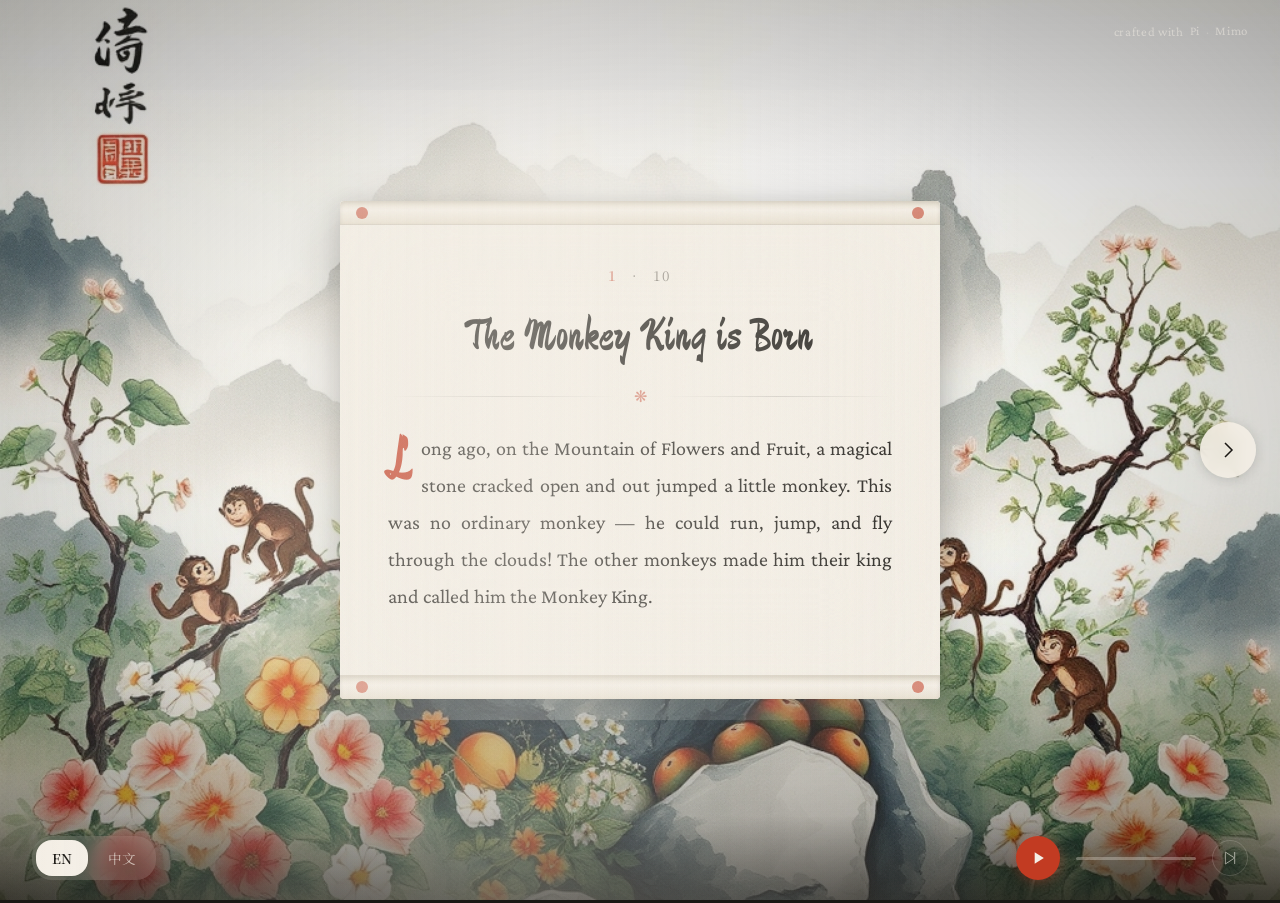
<file: index.html>
<!DOCTYPE html>
<html lang="en">
<head>
    <meta charset="UTF-8">
    <meta name="viewport" content="width=device-width, initial-scale=1.0">
    <title>西游记 — Journey to the West</title>
    <link rel="stylesheet" href="css/style.css">
    <link rel="preconnect" href="https://fonts.googleapis.com">
    <link rel="preconnect" href="https://fonts.gstatic.com" crossorigin>
    <link href="https://fonts.googleapis.com/css2?family=Crimson+Pro:ital,wght@0,300;0,400;0,600;1,300;1,400&family=Noto+Serif+SC:wght@300;400;600;700&family=Ma+Shan+Zheng&display=swap" rel="stylesheet">
</head>
<body>
    <!-- Atmospheric layers -->
    <div class="atmosphere">
        <div class="mist mist-1"></div>
        <div class="mist mist-2"></div>
        <div class="mist mist-3"></div>
    </div>

    <!-- Main container -->
    <main class="canvas">
        <!-- Illustration layer -->
        <div class="illustration-layer">
            <img id="storyImage" src="images/page1.jpg" alt="" class="illustration">
            <div class="illustration-vignette"></div>
        </div>

        <!-- Story scroll -->
        <div class="scroll-container">
            <div class="scroll">
                <div class="scroll-edge scroll-edge-top"></div>
                <div class="scroll-content">
                    <!-- Page indicator -->
                    <div class="page-mark">
                        <span class="page-mark-number" id="currentPage">1</span>
                        <span class="page-mark-divider">·</span>
                        <span class="page-mark-total">10</span>
                    </div>

                    <!-- Title -->
                    <header class="story-header">
                        <h1 class="story-title" id="storyTitle">The Monkey King is Born</h1>
                        <p class="story-pinyin" id="storyTitlePinyin">Měi Hóu Wáng Chū Shì</p>
                    </header>

                    <!-- Decorative divider -->
                    <div class="divider">
                        <span class="divider-ornament">❋</span>
                    </div>

                    <!-- Content pinyin -->
                    <div class="content-pinyin" id="contentPinyinContainer">
                        <p id="storyContentPinyin"></p>
                    </div>

                    <!-- Story text -->
                    <article class="story-body">
                        <p id="storyText" class="story-paragraph">Long ago, on the Mountain of Flowers and Fruit, a magical stone cracked open and out jumped a little monkey.</p>
                    </article>
                </div>
                <div class="scroll-edge scroll-edge-bottom"></div>
            </div>
        </div>

        <!-- Navigation -->
        <nav class="navigation">
            <button id="prevBtn" class="nav-arrow nav-prev" aria-label="Previous" disabled>
                <svg viewBox="0 0 24 24" fill="none" stroke="currentColor" stroke-width="1.5">
                    <path d="M15 19l-7-7 7-7"/>
                </svg>
            </button>
            <button id="nextBtn" class="nav-arrow nav-next" aria-label="Next">
                <svg viewBox="0 0 24 24" fill="none" stroke="currentColor" stroke-width="1.5">
                    <path d="M9 5l7 7-7 7"/>
                </svg>
            </button>
        </nav>

        <!-- Audio & Language controls -->
        <div class="controls">
            <!-- Language switch -->
            <div class="lang-switch">
                <button id="langEn" class="lang-btn active" data-lang="en">EN</button>
                <button id="langZh" class="lang-btn" data-lang="zh">中文</button>
            </div>

            <!-- Audio controls -->
            <div class="audio-controls">
                <button id="playBtn" class="play-btn" aria-label="Play">
                    <svg class="icon-play" viewBox="0 0 24 24" fill="currentColor">
                        <path d="M8 5v14l11-7z"/>
                    </svg>
                    <svg class="icon-pause" viewBox="0 0 24 24" fill="currentColor" style="display:none">
                        <path d="M6 19h4V5H6v14zm8-14v14h4V5h-4z"/>
                    </svg>
                </button>
                <div class="audio-progress">
                    <div class="progress-track">
                        <div id="progressFill" class="progress-fill"></div>
                    </div>
                </div>
                <button id="autoPlayBtn" class="auto-btn" aria-label="Auto play">
                    <svg viewBox="0 0 24 24" fill="none" stroke="currentColor" stroke-width="1.5">
                        <path d="M5 3l14 9-14 9V3z"/>
                        <path d="M19 3v18"/>
                    </svg>
                </button>
            </div>
        </div>

        <!-- Credits -->
        <footer class="credits">
            <span> crafted with </span>
            <a href="https://pi.dev" target="_blank" rel="noopener">Pi</a>
            <span class="credits-dot">·</span>
            <a href="https://mimo.mi.com/" target="_blank" rel="noopener">Mimo</a>
        </footer>
    </main>

    <script src="js/app.js"></script>
</body>
</html>
</file>
<file: css/style.css>
/* ============================================
   西游记 — Journey to the West
   A reading experience in the style of Chinese painting
   ============================================ */

:root {
    /* Ink & Paper */
    --ink: #1a1814;
    --ink-light: #3d3830;
    --paper: #f4efe6;
    --paper-dark: #e8e0d0;
    
    /* Accent palette — inspired by traditional pigments */
    --vermillion: #c23b22;
    --vermillion-deep: #8b1a1a;
    --gold: #c9a227;
    --jade: #2d5a47;
    --indigo: #2c3e6b;
    
    /* Functional */
    --mist: rgba(244, 239, 230, 0.7);
    --shadow: rgba(26, 24, 20, 0.15);
    
    /* Typography scale */
    --font-display: 'Ma Shan Zheng', cursive;
    --font-serif: 'Noto Serif SC', 'Crimson Pro', Georgia, serif;
    --font-body: 'Crimson Pro', 'Noto Serif SC', Georgia, serif;
}

/* Reset */
*, *::before, *::after {
    margin: 0;
    padding: 0;
    box-sizing: border-box;
}

html {
    font-size: 16px;
    -webkit-font-smoothing: antialiased;
    -moz-osx-font-smoothing: grayscale;
}

body {
    font-family: var(--font-body);
    background: var(--ink);
    color: var(--ink);
    overflow: hidden;
    height: 100vh;
    width: 100vw;
}

/* ============================================
   ATMOSPHERE — Floating mist layers
   ============================================ */

.atmosphere {
    position: fixed;
    inset: 0;
    pointer-events: none;
    z-index: 100;
    overflow: hidden;
}

.mist {
    position: absolute;
    width: 200%;
    height: 100%;
    background: linear-gradient(
        90deg,
        transparent 0%,
        var(--mist) 20%,
        transparent 40%
    );
    opacity: 0.4;
    animation: drift 30s linear infinite;
}

.mist-1 {
    top: -20%;
    animation-duration: 35s;
    opacity: 0.3;
}

.mist-2 {
    top: 30%;
    animation-duration: 45s;
    animation-delay: -15s;
    opacity: 0.2;
}

.mist-3 {
    bottom: -10%;
    animation-duration: 40s;
    animation-delay: -25s;
    opacity: 0.25;
}

@keyframes drift {
    from { transform: translateX(-50%); }
    to { transform: translateX(0%); }
}

/* ============================================
   CANVAS — Main layout
   ============================================ */

.canvas {
    position: relative;
    width: 100%;
    height: 100vh;
    display: flex;
    align-items: center;
    justify-content: center;
}

/* ============================================
   ILLUSTRATION — Full viewport background
   ============================================ */

.illustration-layer {
    position: absolute;
    inset: 0;
    z-index: 0;
}

.illustration {
    width: 100%;
    height: 100%;
    object-fit: cover;
    object-position: center;
    transition: opacity 1.2s ease, transform 8s ease;
    will-change: opacity, transform;
}

.illustration-layer.crossfading .illustration {
    opacity: 0;
    transform: scale(1.05);
}

.illustration-vignette {
    position: absolute;
    inset: 0;
    background: 
        radial-gradient(ellipse at center, transparent 30%, rgba(26, 24, 20, 0.3) 100%),
        linear-gradient(to bottom, rgba(26, 24, 20, 0.1) 0%, transparent 20%, transparent 70%, rgba(26, 24, 20, 0.4) 100%);
    pointer-events: none;
}

/* ============================================
   SCROLL — The story container
   ============================================ */

.scroll-container {
    position: relative;
    z-index: 10;
    width: 100%;
    max-width: 640px;
    max-height: 85vh;
    padding: 20px;
}

.scroll {
    background: var(--paper);
    border-radius: 4px;
    box-shadow: 
        0 4px 20px var(--shadow),
        0 20px 60px rgba(0, 0, 0, 0.3),
        inset 0 0 100px rgba(244, 239, 230, 0.5);
    position: relative;
    overflow: hidden;
}

/* Paper texture overlay */
.scroll::before {
    content: '';
    position: absolute;
    inset: 0;
    background-image: url("data:image/svg+xml,%3Csvg viewBox='0 0 200 200' xmlns='http://www.w3.org/2000/svg'%3E%3Cfilter id='n'%3E%3CfeTurbulence type='fractalNoise' baseFrequency='0.9' numOctaves='4' stitchTiles='stitch'/%3E%3C/filter%3E%3Crect width='100%25' height='100%25' filter='url(%23n)' opacity='0.03'/%3E%3C/svg%3E");
    pointer-events: none;
    z-index: 1;
}

/* Scroll edges — decorative rollers */
.scroll-edge {
    height: 24px;
    background: linear-gradient(
        to bottom,
        var(--paper-dark) 0%,
        var(--paper) 40%,
        var(--paper-dark) 100%
    );
    border-radius: 4px 4px 0 0;
    position: relative;
    box-shadow: inset 0 2px 4px rgba(0, 0, 0, 0.1);
}

.scroll-edge-top {
    border-bottom: 1px solid rgba(0, 0, 0, 0.08);
}

.scroll-edge-bottom {
    border-top: 1px solid rgba(0, 0, 0, 0.08);
    border-radius: 0 0 4px 4px;
}

.scroll-edge::before,
.scroll-edge::after {
    content: '';
    position: absolute;
    width: 12px;
    height: 12px;
    background: var(--vermillion);
    border-radius: 50%;
    top: 50%;
    transform: translateY(-50%);
    opacity: 0.6;
}

.scroll-edge::before { left: 16px; }
.scroll-edge::after { right: 16px; }

/* Scroll content */
.scroll-content {
    padding: 40px 48px;
    max-height: calc(85vh - 48px);
    overflow-y: auto;
    scrollbar-width: thin;
    scrollbar-color: var(--vermillion) transparent;
}

.scroll-content::-webkit-scrollbar {
    width: 4px;
}

.scroll-content::-webkit-scrollbar-track {
    background: transparent;
}

.scroll-content::-webkit-scrollbar-thumb {
    background: var(--vermillion);
    border-radius: 2px;
}

/* ============================================
   PAGE MARK — Elegant page indicator
   ============================================ */

.page-mark {
    text-align: center;
    margin-bottom: 24px;
    font-family: var(--font-serif);
    font-size: 0.85rem;
    letter-spacing: 0.2em;
    color: var(--ink-light);
    opacity: 0.6;
}

.page-mark-number {
    font-weight: 600;
    color: var(--vermillion);
}

.page-mark-divider {
    margin: 0 8px;
}

/* ============================================
   STORY HEADER
   ============================================ */

.story-header {
    text-align: center;
    margin-bottom: 20px;
}

.story-title {
    font-family: var(--font-display);
    font-size: 2.8rem;
    font-weight: 400;
    color: var(--ink);
    line-height: 1.2;
    margin-bottom: 8px;
    transition: opacity 0.6s ease;
}

.story-pinyin {
    font-family: 'Crimson Pro', serif;
    font-size: 1rem;
    font-style: italic;
    font-weight: 300;
    color: var(--vermillion);
    letter-spacing: 0.1em;
    opacity: 0.8;
    display: none;
}

/* ============================================
   DIVIDER — Ornamental separator
   ============================================ */

.divider {
    display: flex;
    align-items: center;
    justify-content: center;
    margin: 24px 0;
    gap: 16px;
}

.divider::before,
.divider::after {
    content: '';
    flex: 1;
    height: 1px;
    background: linear-gradient(90deg, transparent, var(--ink), transparent);
    opacity: 0.15;
}

.divider-ornament {
    color: var(--vermillion);
    font-size: 1rem;
    opacity: 0.6;
}

/* ============================================
   CONTENT PINYIN
   ============================================ */

.content-pinyin {
    display: none;
    margin-bottom: 20px;
    padding: 16px 20px;
    background: rgba(194, 59, 34, 0.04);
    border-left: 2px solid var(--vermillion);
    border-radius: 0 4px 4px 0;
}

.content-pinyin p {
    font-family: 'Crimson Pro', serif;
    font-size: 0.95rem;
    font-style: italic;
    line-height: 1.9;
    color: var(--ink-light);
}

/* ============================================
   STORY BODY
   ============================================ */

.story-body {
    font-family: var(--font-body);
    font-size: 1.25rem;
    line-height: 1.85;
    color: var(--ink);
    text-align: justify;
    hyphens: auto;
}

.story-paragraph {
    text-indent: 1.5em;
    margin-bottom: 1em;
    animation: fadeUp 0.8s ease both;
}

.story-paragraph:first-child {
    text-indent: 0;
}

.story-paragraph:first-child::first-letter {
    font-family: var(--font-display);
    font-size: 3.2em;
    float: left;
    line-height: 0.8;
    padding-right: 8px;
    padding-top: 4px;
    color: var(--vermillion);
}

@keyframes fadeUp {
    from {
        opacity: 0;
        transform: translateY(12px);
    }
    to {
        opacity: 1;
        transform: translateY(0);
    }
}

/* ============================================
   NAVIGATION
   ============================================ */

.navigation {
    position: fixed;
    left: 0;
    right: 0;
    top: 50%;
    transform: translateY(-50%);
    z-index: 20;
    display: flex;
    justify-content: space-between;
    padding: 0 24px;
    pointer-events: none;
}

.nav-arrow {
    width: 56px;
    height: 56px;
    border: none;
    background: rgba(244, 239, 230, 0.9);
    color: var(--ink);
    border-radius: 50%;
    cursor: pointer;
    display: flex;
    align-items: center;
    justify-content: center;
    transition: all 0.4s cubic-bezier(0.4, 0, 0.2, 1);
    pointer-events: auto;
    box-shadow: 0 2px 12px var(--shadow);
    backdrop-filter: blur(8px);
}

.nav-arrow:hover:not(:disabled) {
    background: var(--paper);
    transform: scale(1.1);
    box-shadow: 0 4px 20px var(--shadow);
}

.nav-arrow:disabled {
    opacity: 0.3;
    cursor: default;
}

.nav-arrow svg {
    width: 24px;
    height: 24px;
}

/* ============================================
   CONTROLS — Bottom bar
   ============================================ */

.controls {
    position: fixed;
    bottom: 0;
    left: 0;
    right: 0;
    z-index: 20;
    display: flex;
    align-items: center;
    justify-content: space-between;
    padding: 20px 32px;
    background: linear-gradient(to top, rgba(26, 24, 20, 0.6) 0%, transparent 100%);
}

/* Language switch */
.lang-switch {
    display: flex;
    gap: 4px;
    background: rgba(244, 239, 230, 0.15);
    border-radius: 20px;
    padding: 4px;
    backdrop-filter: blur(8px);
}

.lang-btn {
    padding: 8px 16px;
    border: none;
    background: transparent;
    color: var(--paper);
    font-family: var(--font-serif);
    font-size: 0.85rem;
    font-weight: 400;
    cursor: pointer;
    border-radius: 16px;
    transition: all 0.3s ease;
    opacity: 0.7;
}

.lang-btn:hover {
    opacity: 1;
}

.lang-btn.active {
    background: var(--paper);
    color: var(--ink);
    opacity: 1;
    font-weight: 600;
}

/* Audio controls */
.audio-controls {
    display: flex;
    align-items: center;
    gap: 16px;
}

.play-btn {
    width: 44px;
    height: 44px;
    border: none;
    background: var(--vermillion);
    color: var(--paper);
    border-radius: 50%;
    cursor: pointer;
    display: flex;
    align-items: center;
    justify-content: center;
    transition: all 0.3s ease;
    box-shadow: 0 2px 12px rgba(194, 59, 34, 0.4);
}

.play-btn:hover {
    transform: scale(1.08);
    box-shadow: 0 4px 20px rgba(194, 59, 34, 0.5);
}

.play-btn svg {
    width: 20px;
    height: 20px;
}

.audio-progress {
    width: 120px;
}

.progress-track {
    height: 3px;
    background: rgba(244, 239, 230, 0.3);
    border-radius: 2px;
    overflow: hidden;
    cursor: pointer;
}

.progress-fill {
    height: 100%;
    background: var(--paper);
    width: 0%;
    transition: width 0.1s linear;
    border-radius: 2px;
}

.auto-btn {
    width: 36px;
    height: 36px;
    border: 1px solid rgba(244, 239, 230, 0.3);
    background: transparent;
    color: var(--paper);
    border-radius: 50%;
    cursor: pointer;
    display: flex;
    align-items: center;
    justify-content: center;
    transition: all 0.3s ease;
    opacity: 0.6;
}

.auto-btn:hover {
    opacity: 1;
    border-color: var(--paper);
}

.auto-btn.active {
    background: var(--gold);
    border-color: var(--gold);
    color: var(--ink);
    opacity: 1;
}

.auto-btn svg {
    width: 16px;
    height: 16px;
}

/* ============================================
   CREDITS
   ============================================ */

.credits {
    position: fixed;
    top: 24px;
    right: 32px;
    z-index: 20;
    font-family: var(--font-body);
    font-size: 0.8rem;
    color: var(--paper);
    opacity: 0.5;
    display: flex;
    align-items: center;
    gap: 6px;
    letter-spacing: 0.05em;
    transition: opacity 0.3s ease;
}

.credits:hover {
    opacity: 0.9;
}

.credits a {
    color: var(--paper);
    text-decoration: none;
    border-bottom: 1px solid transparent;
    transition: border-color 0.3s ease;
}

.credits a:hover {
    border-bottom-color: var(--paper);
}

.credits-dot {
    opacity: 0.5;
}

/* ============================================
   RESPONSIVE
   ============================================ */

@media (max-width: 768px) {
    .scroll-container {
        max-width: 100%;
        padding: 12px;
        max-height: 80vh;
    }
    
    .scroll-content {
        padding: 32px 28px;
    }
    
    .story-title {
        font-size: 2.2rem;
    }
    
    .story-body {
        font-size: 1.1rem;
    }
    
    .navigation {
        padding: 0 12px;
    }
    
    .nav-arrow {
        width: 48px;
        height: 48px;
    }
    
    .controls {
        padding: 16px 20px;
    }
    
    .audio-progress {
        width: 80px;
    }
    
    .credits {
        top: auto;
        bottom: 80px;
        right: 50%;
        transform: translateX(50%);
    }
}

@media (max-width: 480px) {
    .scroll-content {
        padding: 28px 20px;
    }
    
    .story-title {
        font-size: 1.9rem;
    }
    
    .story-body {
        font-size: 1rem;
        line-height: 1.75;
    }
    
    .story-paragraph:first-child::first-letter {
        font-size: 2.6em;
    }
    
    .controls {
        flex-direction: column;
        gap: 12px;
        padding-bottom: 24px;
    }
}

/* ============================================
   TRANSITIONS — Page turn animation
   ============================================ */

.scroll-content.transitioning {
    animation: scrollTurn 0.6s ease;
}

@keyframes scrollTurn {
    0% { opacity: 1; transform: translateY(0); }
    40% { opacity: 0; transform: translateY(-20px); }
    60% { opacity: 0; transform: translateY(20px); }
    100% { opacity: 1; transform: translateY(0); }
}

/* ============================================
   PRINT
   ============================================ */

@media print {
    .atmosphere,
    .navigation,
    .controls,
    .credits {
        display: none;
    }
    
    body {
        overflow: visible;
        height: auto;
    }
    
    .canvas {
        height: auto;
    }
    
    .illustration-layer {
        position: relative;
        height: 400px;
    }
    
    .scroll-container {
        max-height: none;
    }
}
</file>
